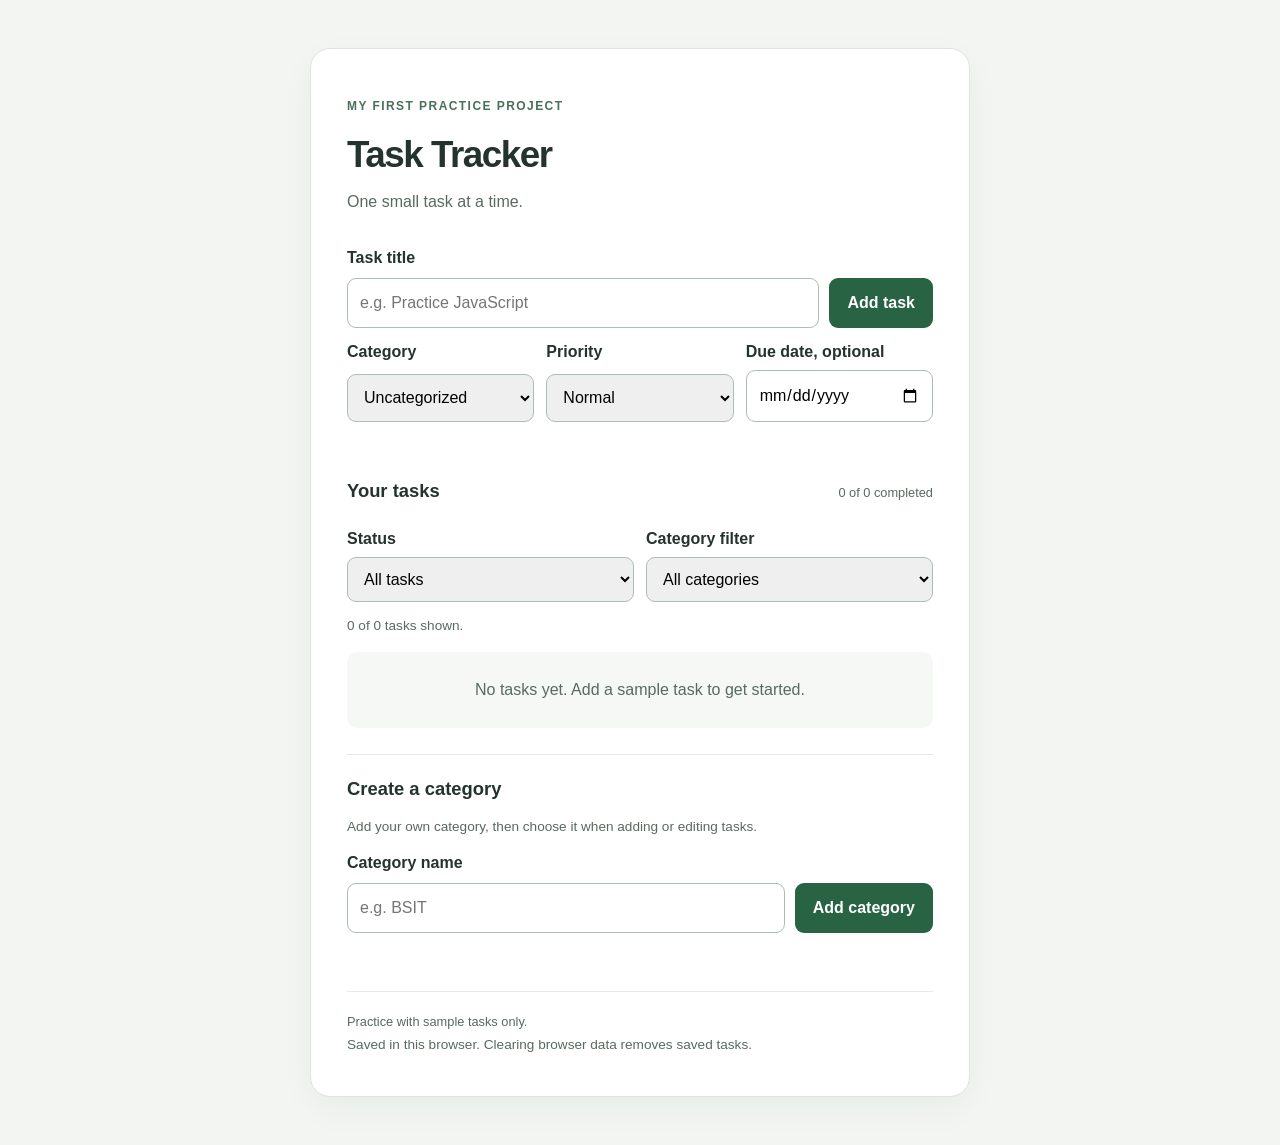
<file: index.html>
<!doctype html>
<html lang="en">
<head>
  <meta charset="utf-8">
  <meta name="viewport" content="width=device-width, initial-scale=1">
  <title>Task Tracker</title>
  <link rel="stylesheet" href="styles.css">
  <script src="app.js" defer></script>
</head>
<body>
  <main class="tracker">
    <header>
      <p class="eyebrow">MY FIRST PRACTICE PROJECT</p>
      <h1>Task Tracker</h1>
      <p class="intro">One small task at a time.</p>
    </header>

    <form id="task-form" novalidate>
      <label for="task-title">Task title</label>
      <div class="input-row">
        <input id="task-title" name="title" type="text" placeholder="e.g. Practice JavaScript" autocomplete="off" aria-describedby="form-message">
        <button type="submit">Add task</button>
      </div>
      <div class="task-options">
        <div class="category-field">
          <label for="task-category">Category</label>
          <select id="task-category" aria-describedby="form-message"></select>
        </div>
        <div class="category-field">
          <label for="task-priority">Priority</label>
          <select id="task-priority" aria-describedby="form-message"></select>
        </div>
        <div class="category-field">
          <label for="task-due-date">Due date, optional</label>
          <input id="task-due-date" name="due-date" type="date" min="0001-01-01" max="9999-12-31" aria-describedby="form-message">
        </div>
      </div>
      <p id="form-message" class="message" role="status"></p>
    </form>

    <section aria-labelledby="list-heading">
      <div class="list-header">
        <h2 id="list-heading">Your tasks</h2>
        <p id="task-count" aria-live="polite">0 of 0 completed</p>
      </div>
      <div class="filters">
        <div>
          <label for="status-filter">Status</label>
          <select id="status-filter">
            <option value="all">All tasks</option>
            <option value="incomplete">Incomplete</option>
            <option value="completed">Completed</option>
          </select>
        </div>
        <div>
          <label for="category-filter">Category filter</label>
          <select id="category-filter"></select>
        </div>
      </div>
      <p id="view-message" class="message" role="status"></p>
      <ul id="task-list"></ul>
      <p id="empty-message" class="empty">No tasks yet. Add a sample task to get started.</p>
    </section>

    <section class="category-creator" aria-labelledby="category-heading">
      <h2 id="category-heading">Create a category</h2>
      <p class="message">Add your own category, then choose it when adding or editing tasks.</p>
      <form id="category-form" novalidate>
        <label for="category-name">Category name</label>
        <div class="input-row">
          <input id="category-name" name="category" type="text" placeholder="e.g. BSIT" autocomplete="off" aria-describedby="category-message">
          <button type="submit">Add category</button>
        </div>
        <p id="category-message" class="message" role="status"></p>
      </form>
    </section>

    <footer>
      <p>Practice with sample tasks only.</p>
      <p id="storage-message" class="message" role="status">Saved in this browser. Clearing browser data removes saved tasks.</p>
    </footer>
  </main>
</body>
</html>
</file>
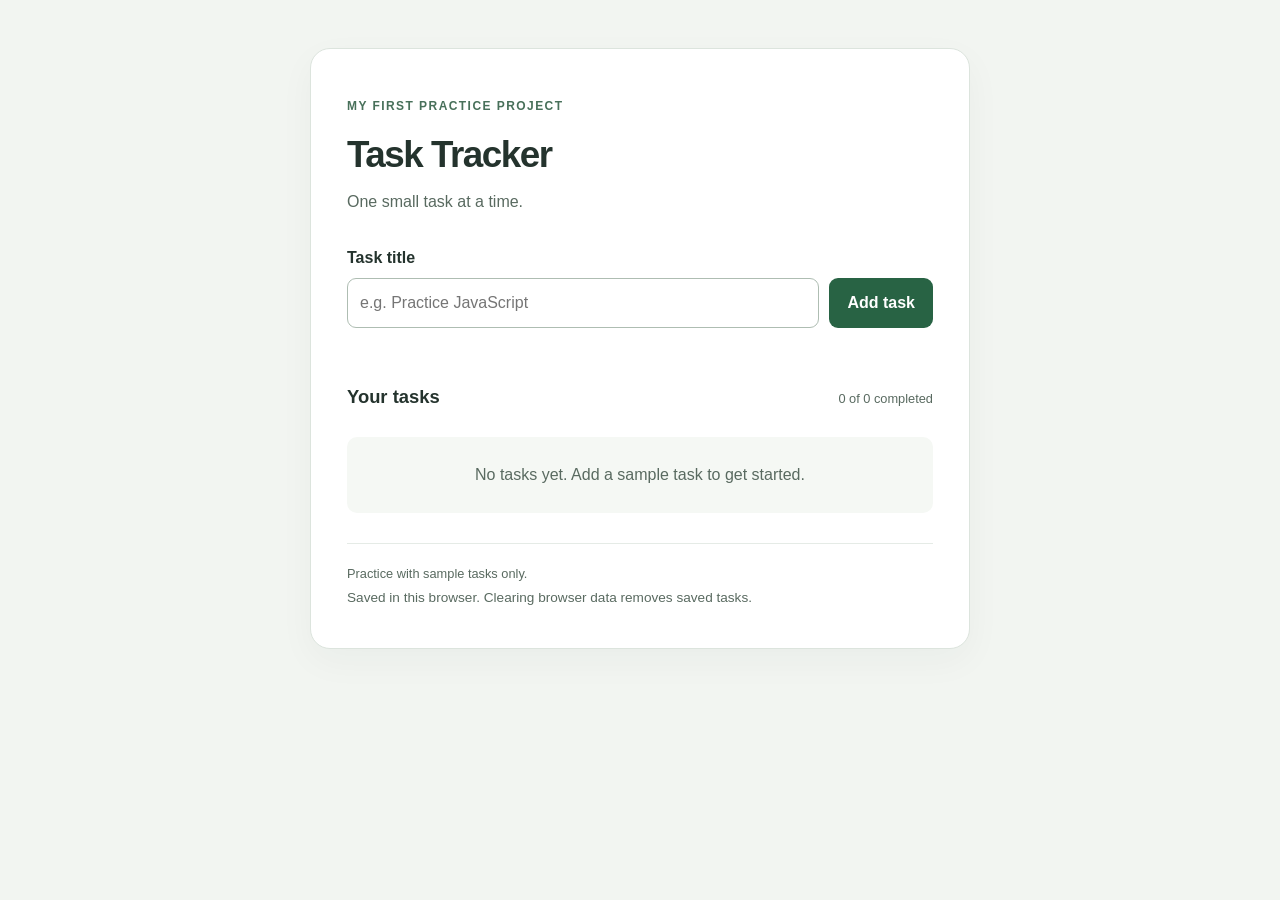
<file: docs/milestones/m1/baseline/index.html>
<!doctype html>
<html lang="en">
<head>
  <meta charset="utf-8">
  <meta name="viewport" content="width=device-width, initial-scale=1">
  <title>Task Tracker</title>
  <link rel="stylesheet" href="styles.css">
  <script src="app.js" defer></script>
</head>
<body>
  <main class="tracker">
    <header>
      <p class="eyebrow">MY FIRST PRACTICE PROJECT</p>
      <h1>Task Tracker</h1>
      <p class="intro">One small task at a time.</p>
    </header>

    <form id="task-form" novalidate>
      <label for="task-title">Task title</label>
      <div class="input-row">
        <input id="task-title" name="title" type="text" placeholder="e.g. Practice JavaScript" autocomplete="off" aria-describedby="form-message">
        <button type="submit">Add task</button>
      </div>
      <p id="form-message" class="message" role="status"></p>
    </form>

    <section aria-labelledby="list-heading">
      <div class="list-header">
        <h2 id="list-heading">Your tasks</h2>
        <p id="task-count" aria-live="polite">0 of 0 completed</p>
      </div>
      <ul id="task-list"></ul>
      <p id="empty-message" class="empty">No tasks yet. Add a sample task to get started.</p>
    </section>

    <footer>
      <p>Practice with sample tasks only.</p>
      <p id="storage-message" class="message" role="status">Saved in this browser. Clearing browser data removes saved tasks.</p>
    </footer>
  </main>
</body>
</html>
</file>
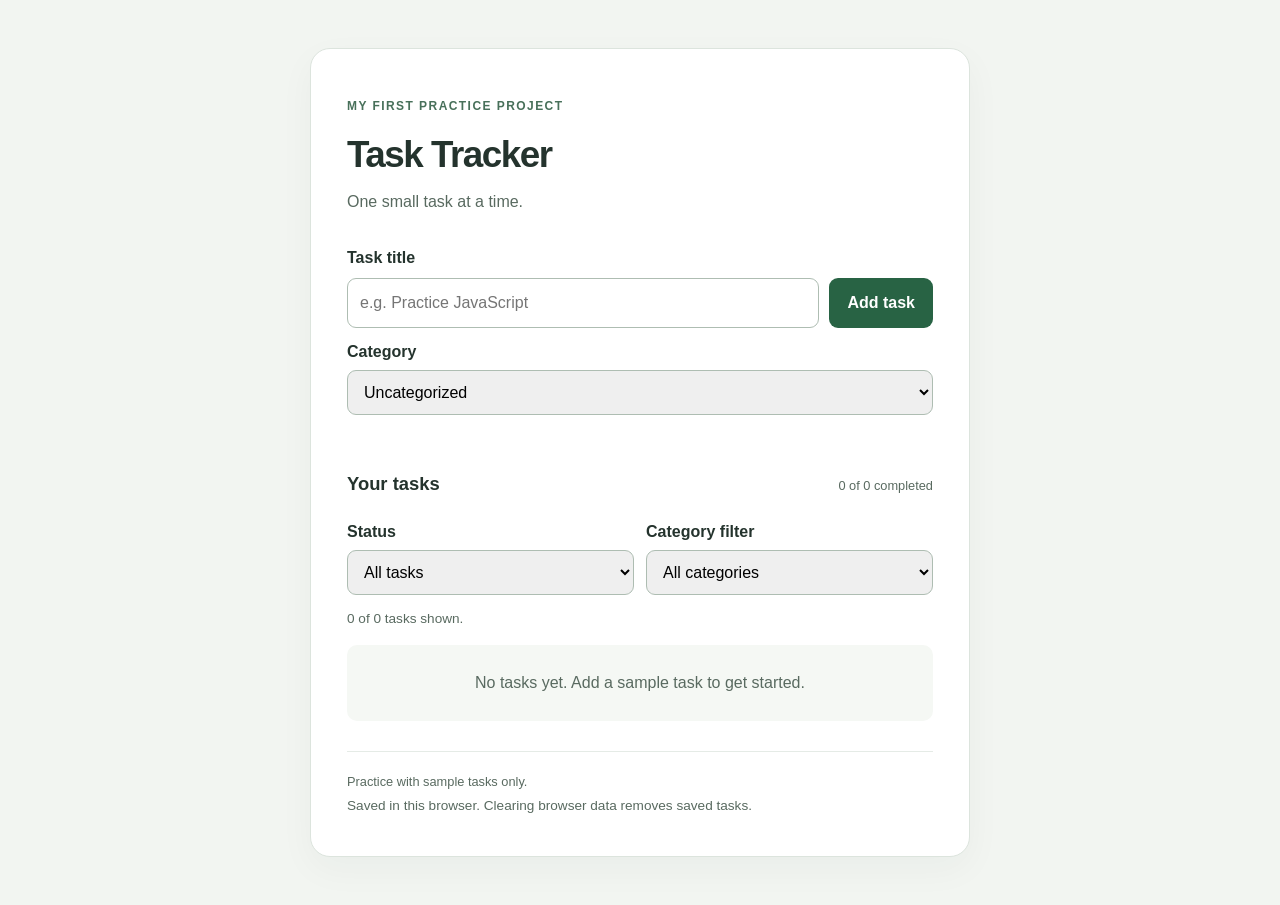
<file: docs/milestones/m2/baseline/index.html>
<!doctype html>
<html lang="en">
<head>
  <meta charset="utf-8">
  <meta name="viewport" content="width=device-width, initial-scale=1">
  <title>Task Tracker</title>
  <link rel="stylesheet" href="styles.css">
  <script src="app.js" defer></script>
</head>
<body>
  <main class="tracker">
    <header>
      <p class="eyebrow">MY FIRST PRACTICE PROJECT</p>
      <h1>Task Tracker</h1>
      <p class="intro">One small task at a time.</p>
    </header>

    <form id="task-form" novalidate>
      <label for="task-title">Task title</label>
      <div class="input-row">
        <input id="task-title" name="title" type="text" placeholder="e.g. Practice JavaScript" autocomplete="off" aria-describedby="form-message">
        <button type="submit">Add task</button>
      </div>
      <div class="category-field">
        <label for="task-category">Category</label>
        <select id="task-category"></select>
      </div>
      <p id="form-message" class="message" role="status"></p>
    </form>

    <section aria-labelledby="list-heading">
      <div class="list-header">
        <h2 id="list-heading">Your tasks</h2>
        <p id="task-count" aria-live="polite">0 of 0 completed</p>
      </div>
      <div class="filters">
        <div>
          <label for="status-filter">Status</label>
          <select id="status-filter">
            <option value="all">All tasks</option>
            <option value="incomplete">Incomplete</option>
            <option value="completed">Completed</option>
          </select>
        </div>
        <div>
          <label for="category-filter">Category filter</label>
          <select id="category-filter"></select>
        </div>
      </div>
      <p id="view-message" class="message" role="status"></p>
      <ul id="task-list"></ul>
      <p id="empty-message" class="empty">No tasks yet. Add a sample task to get started.</p>
    </section>

    <footer>
      <p>Practice with sample tasks only.</p>
      <p id="storage-message" class="message" role="status">Saved in this browser. Clearing browser data removes saved tasks.</p>
    </footer>
  </main>
</body>
</html>
</file>
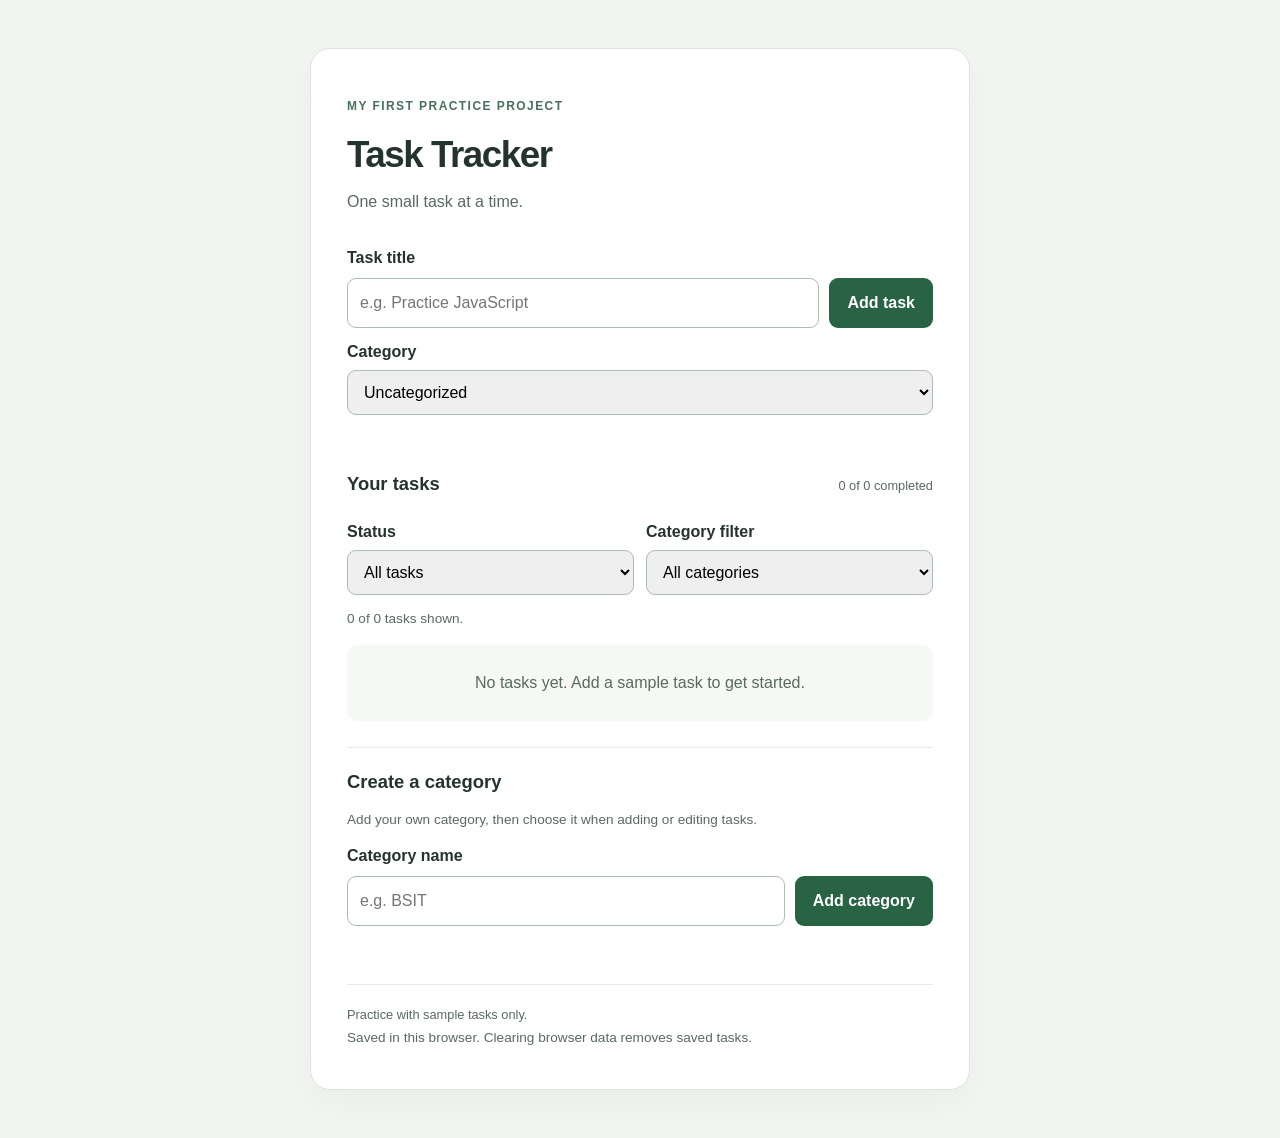
<file: docs/milestones/m3/baseline/index.html>
<!doctype html>
<html lang="en">
<head>
  <meta charset="utf-8">
  <meta name="viewport" content="width=device-width, initial-scale=1">
  <title>Task Tracker</title>
  <link rel="stylesheet" href="styles.css">
  <script src="app.js" defer></script>
</head>
<body>
  <main class="tracker">
    <header>
      <p class="eyebrow">MY FIRST PRACTICE PROJECT</p>
      <h1>Task Tracker</h1>
      <p class="intro">One small task at a time.</p>
    </header>

    <form id="task-form" novalidate>
      <label for="task-title">Task title</label>
      <div class="input-row">
        <input id="task-title" name="title" type="text" placeholder="e.g. Practice JavaScript" autocomplete="off" aria-describedby="form-message">
        <button type="submit">Add task</button>
      </div>
      <div class="category-field">
        <label for="task-category">Category</label>
        <select id="task-category"></select>
      </div>
      <p id="form-message" class="message" role="status"></p>
    </form>

    <section aria-labelledby="list-heading">
      <div class="list-header">
        <h2 id="list-heading">Your tasks</h2>
        <p id="task-count" aria-live="polite">0 of 0 completed</p>
      </div>
      <div class="filters">
        <div>
          <label for="status-filter">Status</label>
          <select id="status-filter">
            <option value="all">All tasks</option>
            <option value="incomplete">Incomplete</option>
            <option value="completed">Completed</option>
          </select>
        </div>
        <div>
          <label for="category-filter">Category filter</label>
          <select id="category-filter"></select>
        </div>
      </div>
      <p id="view-message" class="message" role="status"></p>
      <ul id="task-list"></ul>
      <p id="empty-message" class="empty">No tasks yet. Add a sample task to get started.</p>
    </section>

    <section class="category-creator" aria-labelledby="category-heading">
      <h2 id="category-heading">Create a category</h2>
      <p class="message">Add your own category, then choose it when adding or editing tasks.</p>
      <form id="category-form" novalidate>
        <label for="category-name">Category name</label>
        <div class="input-row">
          <input id="category-name" name="category" type="text" placeholder="e.g. BSIT" autocomplete="off" aria-describedby="category-message">
          <button type="submit">Add category</button>
        </div>
        <p id="category-message" class="message" role="status"></p>
      </form>
    </section>

    <footer>
      <p>Practice with sample tasks only.</p>
      <p id="storage-message" class="message" role="status">Saved in this browser. Clearing browser data removes saved tasks.</p>
    </footer>
  </main>
</body>
</html>
</file>
<file: styles.css>
:root {
  font-family: "Segoe UI", Arial, sans-serif;
  color: #24332d;
  background: #f2f5f1;
  line-height: 1.5;
}

* { box-sizing: border-box; }

body { margin: 0; padding: 48px 20px; }

.tracker {
  max-width: 660px;
  margin: 0 auto;
  padding: 36px;
  background: #fff;
  border: 1px solid #dce4dd;
  border-radius: 20px;
  box-shadow: 0 12px 36px #24332d0a;
}

.eyebrow { color: #48705a; font-size: .75rem; font-weight: 700; letter-spacing: .12em; }
h1 { font-size: 2.3rem; letter-spacing: -.04em; margin: 8px 0; }
.intro { color: #596a60; margin: 0 0 32px; }
label { font-weight: 600; }
.input-row { display: flex; gap: 10px; margin-top: 8px; }

input[type="text"], input[type="date"], select {
  flex: 1;
  min-width: 0;
  border: 1px solid #aebdb2;
  border-radius: 9px;
  padding: 12px;
  font: inherit;
}

button {
  cursor: pointer;
  border: 0;
  border-radius: 9px;
  padding: 12px 18px;
  background: #286344;
  color: #fff;
  font: inherit;
  font-weight: 600;
}

button:hover { background: #1c4a31; }
:focus-visible { outline: 3px solid #1b7156; outline-offset: 3px; }
button:disabled, input:disabled, select:disabled { cursor: not-allowed; opacity: .65; }
.message { font-size: .85rem; color: #596a60; }
#form-message { min-height: 1.5em; margin: 8px 0 20px; }
.error { color: #a12a24; }
.list-header { display: flex; align-items: baseline; justify-content: space-between; gap: 12px; }
h2 { font-size: 1.15rem; margin: 0; }
#task-count { font-size: .8rem; color: #596a60; }
ul { list-style: none; padding: 0; margin: 8px 0; }

.task {
  display: flex;
  align-items: center;
  gap: 12px;
  padding: 14px 0;
  border-bottom: 1px solid #e5ebe6;
}

.task label { display: flex; align-items: center; gap: 12px; flex: 1; min-width: 0; cursor: pointer; font-weight: 400; }
.task input[type="checkbox"] { width: 20px; height: 20px; flex-shrink: 0; accent-color: #286344; }
.task span { overflow-wrap: anywhere; }
.task.completed .task-title { text-decoration: line-through; color: #647568; }
.delete-button { color: #9a2924; background: #fff0ee; font-size: .85rem; padding: 9px 12px; }
.delete-button:hover { background: #ffe1dd; }
.empty { padding: 26px 16px; background: #f5f8f4; border-radius: 10px; color: #596a60; text-align: center; }
[hidden] { display: none !important; }
footer { margin-top: 30px; padding-top: 16px; border-top: 1px solid #e5ebe6; }
footer p { margin: 4px 0; font-size: .8rem; color: #596a60; }
.category-field { display: grid; gap: 6px; margin-top: 12px; }
.task-options { display: grid; grid-template-columns: repeat(3, minmax(0, 1fr)); gap: 12px; }
.task-options input, .task-options select { width: 100%; }
.task-priority, .task-due-date { display: block; margin-left: 36px; font-size: .8rem; color: #596a60; }
.task-due-date.overdue { color: #a12a24; font-weight: 600; }
.category-creator { margin-top: 26px; padding-top: 20px; border-top: 1px solid #e5ebe6; }
#category-message { min-height: 1.5em; margin: 8px 0 0; }
.filters { display: flex; gap: 12px; margin-top: 12px; }
.filters > div { display: grid; gap: 6px; flex: 1; min-width: 0; }
.filters select { width: 100%; }
.task { flex-wrap: wrap; }
.task-details { flex: 1; min-width: 120px; }
.task-category { display: block; margin-left: 36px; font-size: .8rem; color: #596a60; }
.task-actions { display: flex; gap: 6px; }
.edit-button, .cancel-button { background: #eef3ef; color: #28513a; padding: 9px 12px; font-size: .85rem; }
.edit-button:hover, .cancel-button:hover { background: #dce8df; }
.task-editor { display: grid; gap: 8px; width: 100%; padding: 14px; background: #f5f8f4; border-radius: 10px; }
.task-editor input, .task-editor select { width: 100%; }
.task-editor .message { margin: 0; }

@media (max-width: 480px) {
  body { padding: 20px 12px; }
  .tracker { padding: 24px 18px; }
  .input-row { flex-direction: column; }
  .list-header { flex-wrap: wrap; gap: 0; }
  .filters { flex-direction: column; }
  .task-options { grid-template-columns: 1fr; gap: 0; }
}
</file>
<file: docs/milestones/m1/baseline/styles.css>
:root {
  font-family: "Segoe UI", Arial, sans-serif;
  color: #24332d;
  background: #f2f5f1;
  line-height: 1.5;
}

* { box-sizing: border-box; }

body { margin: 0; padding: 48px 20px; }

.tracker {
  max-width: 660px;
  margin: 0 auto;
  padding: 36px;
  background: #fff;
  border: 1px solid #dce4dd;
  border-radius: 20px;
  box-shadow: 0 12px 36px #24332d0a;
}

.eyebrow { color: #48705a; font-size: .75rem; font-weight: 700; letter-spacing: .12em; }
h1 { font-size: 2.3rem; letter-spacing: -.04em; margin: 8px 0; }
.intro { color: #596a60; margin: 0 0 32px; }
label { font-weight: 600; }
.input-row { display: flex; gap: 10px; margin-top: 8px; }

input[type="text"] {
  flex: 1;
  min-width: 0;
  border: 1px solid #aebdb2;
  border-radius: 9px;
  padding: 12px;
  font: inherit;
}

button {
  cursor: pointer;
  border: 0;
  border-radius: 9px;
  padding: 12px 18px;
  background: #286344;
  color: #fff;
  font: inherit;
  font-weight: 600;
}

button:hover { background: #1c4a31; }
:focus-visible { outline: 3px solid #1b7156; outline-offset: 3px; }
button:disabled, input:disabled { cursor: not-allowed; opacity: .65; }
.message { font-size: .85rem; color: #596a60; }
#form-message { min-height: 1.5em; margin: 8px 0 20px; }
.error { color: #a12a24; }
.list-header { display: flex; align-items: baseline; justify-content: space-between; gap: 12px; }
h2 { font-size: 1.15rem; margin: 0; }
#task-count { font-size: .8rem; color: #596a60; }
ul { list-style: none; padding: 0; margin: 8px 0; }

.task {
  display: flex;
  align-items: center;
  gap: 12px;
  padding: 14px 0;
  border-bottom: 1px solid #e5ebe6;
}

.task label { display: flex; align-items: center; gap: 12px; flex: 1; min-width: 0; cursor: pointer; font-weight: 400; }
.task input { width: 20px; height: 20px; flex-shrink: 0; accent-color: #286344; }
.task span { overflow-wrap: anywhere; }
.task.completed span { text-decoration: line-through; color: #647568; }
.delete-button { color: #9a2924; background: #fff0ee; font-size: .85rem; padding: 9px 12px; }
.delete-button:hover { background: #ffe1dd; }
.empty { padding: 26px 16px; background: #f5f8f4; border-radius: 10px; color: #596a60; text-align: center; }
[hidden] { display: none !important; }
footer { margin-top: 30px; padding-top: 16px; border-top: 1px solid #e5ebe6; }
footer p { margin: 4px 0; font-size: .8rem; color: #596a60; }

@media (max-width: 480px) {
  body { padding: 20px 12px; }
  .tracker { padding: 24px 18px; }
  .input-row { flex-direction: column; }
  .list-header { flex-wrap: wrap; gap: 0; }
}
</file>
<file: docs/milestones/m2/baseline/styles.css>
:root {
  font-family: "Segoe UI", Arial, sans-serif;
  color: #24332d;
  background: #f2f5f1;
  line-height: 1.5;
}

* { box-sizing: border-box; }

body { margin: 0; padding: 48px 20px; }

.tracker {
  max-width: 660px;
  margin: 0 auto;
  padding: 36px;
  background: #fff;
  border: 1px solid #dce4dd;
  border-radius: 20px;
  box-shadow: 0 12px 36px #24332d0a;
}

.eyebrow { color: #48705a; font-size: .75rem; font-weight: 700; letter-spacing: .12em; }
h1 { font-size: 2.3rem; letter-spacing: -.04em; margin: 8px 0; }
.intro { color: #596a60; margin: 0 0 32px; }
label { font-weight: 600; }
.input-row { display: flex; gap: 10px; margin-top: 8px; }

input[type="text"], select {
  flex: 1;
  min-width: 0;
  border: 1px solid #aebdb2;
  border-radius: 9px;
  padding: 12px;
  font: inherit;
}

button {
  cursor: pointer;
  border: 0;
  border-radius: 9px;
  padding: 12px 18px;
  background: #286344;
  color: #fff;
  font: inherit;
  font-weight: 600;
}

button:hover { background: #1c4a31; }
:focus-visible { outline: 3px solid #1b7156; outline-offset: 3px; }
button:disabled, input:disabled, select:disabled { cursor: not-allowed; opacity: .65; }
.message { font-size: .85rem; color: #596a60; }
#form-message { min-height: 1.5em; margin: 8px 0 20px; }
.error { color: #a12a24; }
.list-header { display: flex; align-items: baseline; justify-content: space-between; gap: 12px; }
h2 { font-size: 1.15rem; margin: 0; }
#task-count { font-size: .8rem; color: #596a60; }
ul { list-style: none; padding: 0; margin: 8px 0; }

.task {
  display: flex;
  align-items: center;
  gap: 12px;
  padding: 14px 0;
  border-bottom: 1px solid #e5ebe6;
}

.task label { display: flex; align-items: center; gap: 12px; flex: 1; min-width: 0; cursor: pointer; font-weight: 400; }
.task input { width: 20px; height: 20px; flex-shrink: 0; accent-color: #286344; }
.task span { overflow-wrap: anywhere; }
.task.completed .task-title { text-decoration: line-through; color: #647568; }
.delete-button { color: #9a2924; background: #fff0ee; font-size: .85rem; padding: 9px 12px; }
.delete-button:hover { background: #ffe1dd; }
.empty { padding: 26px 16px; background: #f5f8f4; border-radius: 10px; color: #596a60; text-align: center; }
[hidden] { display: none !important; }
footer { margin-top: 30px; padding-top: 16px; border-top: 1px solid #e5ebe6; }
footer p { margin: 4px 0; font-size: .8rem; color: #596a60; }
.category-field { display: grid; gap: 6px; margin-top: 12px; }
.filters { display: flex; gap: 12px; margin-top: 12px; }
.filters > div { display: grid; gap: 6px; flex: 1; min-width: 0; }
.filters select { width: 100%; }
.task { flex-wrap: wrap; }
.task-details { flex: 1; min-width: 120px; }
.task-category { display: block; margin-left: 36px; font-size: .8rem; color: #596a60; }
.task-actions { display: flex; gap: 6px; }
.edit-button, .cancel-button { background: #eef3ef; color: #28513a; padding: 9px 12px; font-size: .85rem; }
.edit-button:hover, .cancel-button:hover { background: #dce8df; }
.task-editor { display: grid; gap: 8px; width: 100%; padding: 14px; background: #f5f8f4; border-radius: 10px; }
.task-editor input, .task-editor select { width: 100%; }
.task-editor .message { margin: 0; }

@media (max-width: 480px) {
  body { padding: 20px 12px; }
  .tracker { padding: 24px 18px; }
  .input-row { flex-direction: column; }
  .list-header { flex-wrap: wrap; gap: 0; }
  .filters { flex-direction: column; }
}
</file>
<file: docs/milestones/m3/baseline/styles.css>
:root {
  font-family: "Segoe UI", Arial, sans-serif;
  color: #24332d;
  background: #f2f5f1;
  line-height: 1.5;
}

* { box-sizing: border-box; }

body { margin: 0; padding: 48px 20px; }

.tracker {
  max-width: 660px;
  margin: 0 auto;
  padding: 36px;
  background: #fff;
  border: 1px solid #dce4dd;
  border-radius: 20px;
  box-shadow: 0 12px 36px #24332d0a;
}

.eyebrow { color: #48705a; font-size: .75rem; font-weight: 700; letter-spacing: .12em; }
h1 { font-size: 2.3rem; letter-spacing: -.04em; margin: 8px 0; }
.intro { color: #596a60; margin: 0 0 32px; }
label { font-weight: 600; }
.input-row { display: flex; gap: 10px; margin-top: 8px; }

input[type="text"], select {
  flex: 1;
  min-width: 0;
  border: 1px solid #aebdb2;
  border-radius: 9px;
  padding: 12px;
  font: inherit;
}

button {
  cursor: pointer;
  border: 0;
  border-radius: 9px;
  padding: 12px 18px;
  background: #286344;
  color: #fff;
  font: inherit;
  font-weight: 600;
}

button:hover { background: #1c4a31; }
:focus-visible { outline: 3px solid #1b7156; outline-offset: 3px; }
button:disabled, input:disabled, select:disabled { cursor: not-allowed; opacity: .65; }
.message { font-size: .85rem; color: #596a60; }
#form-message { min-height: 1.5em; margin: 8px 0 20px; }
.error { color: #a12a24; }
.list-header { display: flex; align-items: baseline; justify-content: space-between; gap: 12px; }
h2 { font-size: 1.15rem; margin: 0; }
#task-count { font-size: .8rem; color: #596a60; }
ul { list-style: none; padding: 0; margin: 8px 0; }

.task {
  display: flex;
  align-items: center;
  gap: 12px;
  padding: 14px 0;
  border-bottom: 1px solid #e5ebe6;
}

.task label { display: flex; align-items: center; gap: 12px; flex: 1; min-width: 0; cursor: pointer; font-weight: 400; }
.task input { width: 20px; height: 20px; flex-shrink: 0; accent-color: #286344; }
.task span { overflow-wrap: anywhere; }
.task.completed .task-title { text-decoration: line-through; color: #647568; }
.delete-button { color: #9a2924; background: #fff0ee; font-size: .85rem; padding: 9px 12px; }
.delete-button:hover { background: #ffe1dd; }
.empty { padding: 26px 16px; background: #f5f8f4; border-radius: 10px; color: #596a60; text-align: center; }
[hidden] { display: none !important; }
footer { margin-top: 30px; padding-top: 16px; border-top: 1px solid #e5ebe6; }
footer p { margin: 4px 0; font-size: .8rem; color: #596a60; }
.category-field { display: grid; gap: 6px; margin-top: 12px; }
.category-creator { margin-top: 26px; padding-top: 20px; border-top: 1px solid #e5ebe6; }
#category-message { min-height: 1.5em; margin: 8px 0 0; }
.filters { display: flex; gap: 12px; margin-top: 12px; }
.filters > div { display: grid; gap: 6px; flex: 1; min-width: 0; }
.filters select { width: 100%; }
.task { flex-wrap: wrap; }
.task-details { flex: 1; min-width: 120px; }
.task-category { display: block; margin-left: 36px; font-size: .8rem; color: #596a60; }
.task-actions { display: flex; gap: 6px; }
.edit-button, .cancel-button { background: #eef3ef; color: #28513a; padding: 9px 12px; font-size: .85rem; }
.edit-button:hover, .cancel-button:hover { background: #dce8df; }
.task-editor { display: grid; gap: 8px; width: 100%; padding: 14px; background: #f5f8f4; border-radius: 10px; }
.task-editor input, .task-editor select { width: 100%; }
.task-editor .message { margin: 0; }

@media (max-width: 480px) {
  body { padding: 20px 12px; }
  .tracker { padding: 24px 18px; }
  .input-row { flex-direction: column; }
  .list-header { flex-wrap: wrap; gap: 0; }
  .filters { flex-direction: column; }
}
</file>
